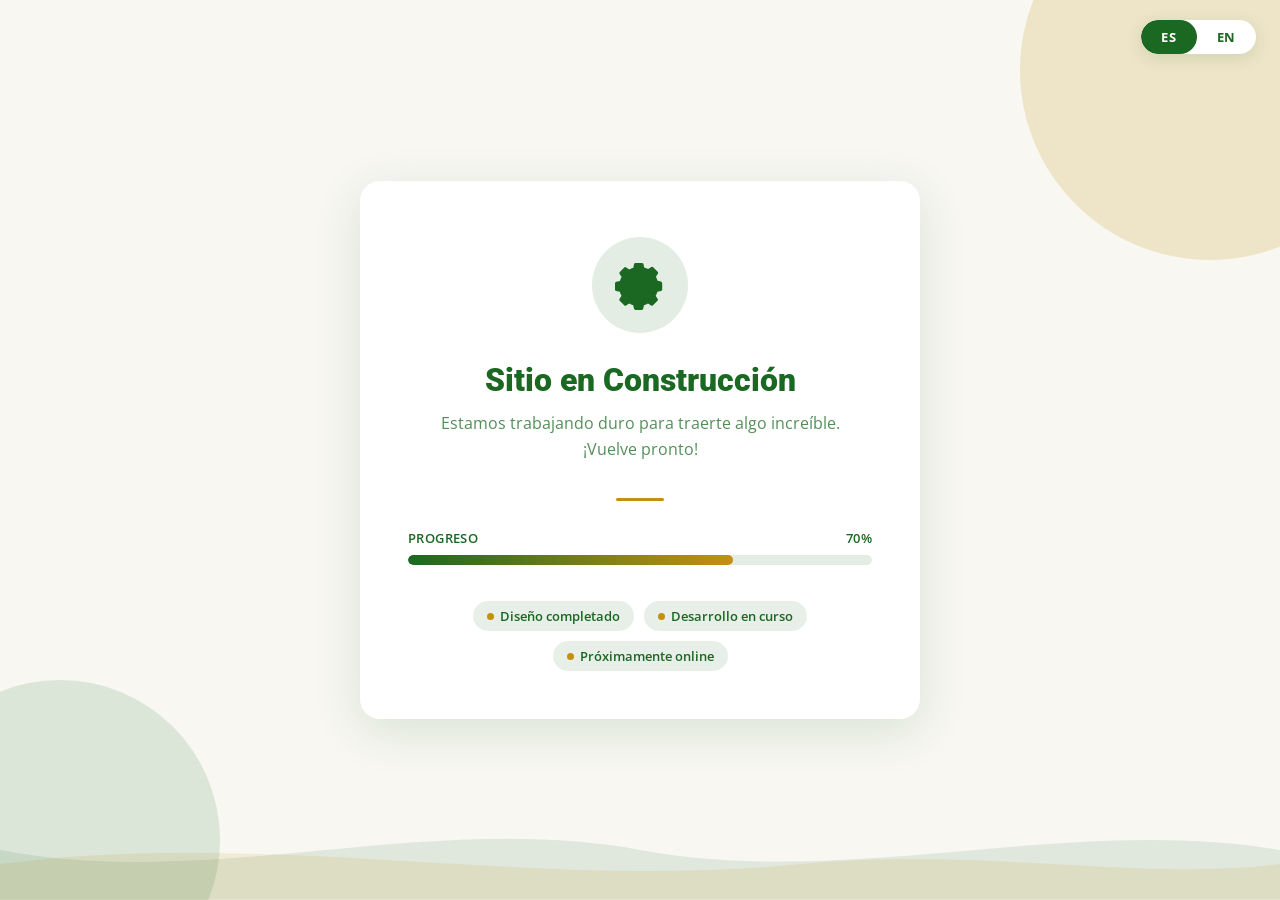
<file: docs/Default.html>
<!DOCTYPE html>
<html lang="es">
<head>
    <meta charset="utf-8" />
    <meta name="viewport" content="width=device-width, initial-scale=1.0">
    <meta name="robots" content="noindex" />
    <title>Sitio en Construcción</title>
    <link href="https://fonts.googleapis.com/css2?family=Roboto:wght@400;700;900&family=Open+Sans:wght@400;600&display=swap" rel="stylesheet">
    <style>
        *, *::before, *::after {
            box-sizing: border-box;
            margin: 0;
            padding: 0;
        }

        body {
            min-height: 100vh;
            background-color: #f8f7f2;
            font-family: 'Open Sans', Arial, sans-serif;
            display: flex;
            flex-direction: column;
            align-items: center;
            justify-content: center;
            overflow: hidden;
        }

        /* Círculos decorativos de fondo */
        body::before {
            content: '';
            position: fixed;
            top: -120px;
            right: -120px;
            width: 380px;
            height: 380px;
            border-radius: 50%;
            background: rgba(196, 144, 16, 0.18);
            pointer-events: none;
        }

        body::after {
            content: '';
            position: fixed;
            bottom: -100px;
            left: -100px;
            width: 320px;
            height: 320px;
            border-radius: 50%;
            background: rgba(27, 104, 34, 0.12);
            pointer-events: none;
        }

        .card {
            background: #fff;
            border-radius: 20px;
            padding: 56px 48px 48px;
            max-width: 560px;
            width: 90%;
            text-align: center;
            box-shadow: 0 12px 48px rgba(27, 104, 34, 0.14);
            position: relative;
            z-index: 1;
        }

        /* Ícono de engranaje animado */
        .icon-wrapper {
            display: inline-flex;
            align-items: center;
            justify-content: center;
            width: 96px;
            height: 96px;
            background: rgba(27, 104, 34, 0.12);
            border-radius: 50%;
            margin-bottom: 28px;
        }

        .icon-wrapper svg {
            width: 52px;
            height: 52px;
            animation: spin 6s linear infinite;
            transform-origin: center;
        }

        @keyframes spin {
            from { transform: rotate(0deg); }
            to   { transform: rotate(360deg); }
        }

        h1 {
            font-family: 'Roboto', Arial, sans-serif;
            font-size: 2rem;
            font-weight: 900;
            color: #1b6822;
            margin-bottom: 12px;
            line-height: 1.2;
        }

        p.subtitle {
            font-size: 1rem;
            font-weight: 400;
            color: #1b6822;
            opacity: 0.75;
            margin-bottom: 36px;
            line-height: 1.6;
        }

        /* Barra de progreso */
        .progress-label {
            display: flex;
            justify-content: space-between;
            font-size: 0.8rem;
            color: #1b6822;
            font-weight: 600;
            margin-bottom: 8px;
            letter-spacing: 0.03em;
            text-transform: uppercase;
        }

        .progress-track {
            width: 100%;
            height: 10px;
            background: rgba(27, 104, 34, 0.12);
            border-radius: 99px;
            overflow: hidden;
            margin-bottom: 36px;
        }

        .progress-bar {
            height: 100%;
            width: 0%;
            background: linear-gradient(90deg, #1b6822, #c49010);
            border-radius: 99px;
            animation: fillBar 2.4s ease-out forwards;
        }

        @keyframes fillBar {
            to { width: 70%; }
        }

        /* Divisor */
        .divider {
            width: 48px;
            height: 3px;
            background: #c49010;
            border-radius: 99px;
            margin: 0 auto 28px;
        }

        /* Chips de estado */
        .chips {
            display: flex;
            gap: 10px;
            justify-content: center;
            flex-wrap: wrap;
        }

        .chip {
            display: inline-flex;
            align-items: center;
            gap: 6px;
            padding: 6px 14px;
            border-radius: 99px;
            font-size: 0.8rem;
            font-weight: 600;
            background: rgba(27, 104, 34, 0.10);
            color: #1b6822;
        }

        .chip .dot {
            width: 7px;
            height: 7px;
            border-radius: 50%;
            background: #c49010;
            display: inline-block;
            animation: pulse 1.4s ease-in-out infinite;
        }

        @keyframes pulse {
            0%, 100% { opacity: 1; transform: scale(1); }
            50%       { opacity: 0.4; transform: scale(0.7); }
        }

        /* Olas inferiores */
        .waves {
            position: fixed;
            bottom: 0;
            left: 0;
            width: 100%;
            pointer-events: none;
            z-index: 0;
        }

        /* Language toggle */
        .lang-toggle {
            position: fixed;
            top: 20px;
            right: 24px;
            z-index: 10;
            display: flex;
            background: #fff;
            border-radius: 99px;
            box-shadow: 0 4px 16px rgba(27, 104, 34, 0.14);
            overflow: hidden;
        }

        .lang-toggle button {
            border: none;
            background: transparent;
            padding: 8px 20px;
            font-family: 'Open Sans', Arial, sans-serif;
            font-size: 0.82rem;
            font-weight: 700;
            color: #1b6822;
            cursor: pointer;
            transition: background 0.2s, color 0.2s;
            border-radius: 99px;
            letter-spacing: 0.05em;
        }

        .lang-toggle button.active {
            background: #1b6822;
            color: #fff;
        }

        /* Mostrar/ocultar por idioma con deslizamiento */
        [data-lang] {
            display: none;
        }
        body[data-curlang="es"] [data-lang="es"],
        body[data-curlang="en"] [data-lang="en"] {
            display: revert;
        }

        /* Animaciones de entrada */
        @keyframes slideInRight {
            from { opacity: 0; transform: translateX(28px); }
            to   { opacity: 1; transform: translateX(0); }
        }
        @keyframes slideInLeft {
            from { opacity: 0; transform: translateX(-28px); }
            to   { opacity: 1; transform: translateX(0); }
        }
        .slide-in-right [data-lang]:not([style*="none"]),
        body[data-curlang].slide-in-right [data-lang="es"],
        body[data-curlang].slide-in-right [data-lang="en"] {
            animation: slideInRight 0.35s cubic-bezier(0.25, 0.46, 0.45, 0.94) both;
        }
        .slide-in-left [data-lang]:not([style*="none"]),
        body[data-curlang].slide-in-left [data-lang="es"],
        body[data-curlang].slide-in-left [data-lang="en"] {
            animation: slideInLeft 0.35s cubic-bezier(0.25, 0.46, 0.45, 0.94) both;
        }

        /* El contenido de la card tiene overflow oculto para cortar el slide */
        .card {
            overflow: hidden;
        }

        @media (max-width: 480px) {
            .card { padding: 40px 28px 36px; }
            h1 { font-size: 1.5rem; }
            .lang-toggle { top: 12px; right: 12px; }
        }
    </style>
</head>
<body data-curlang="es">

    <div class="lang-toggle">
        <button id="btn-es" class="active" onclick="setLang('es')">ES</button>
        <button id="btn-en" onclick="setLang('en')">EN</button>
    </div>

    <svg class="waves" viewBox="0 0 1440 120" xmlns="http://www.w3.org/2000/svg" preserveAspectRatio="none">
        <path fill="rgba(27,104,34,0.10)" d="M0,64 C240,110 480,20 720,64 C960,108 1200,24 1440,64 L1440,120 L0,120 Z"/>
        <path fill="rgba(196,144,16,0.12)" d="M0,80 C300,40 600,110 900,80 C1100,60 1280,100 1440,80 L1440,120 L0,120 Z"/>
    </svg>

    <div class="card">
        <div class="icon-wrapper">
            <!-- Engranaje -->
            <svg viewBox="0 0 52 52" fill="none" xmlns="http://www.w3.org/2000/svg">
                <path fill="#1b6822" d="
                    M26 17a9 9 0 1 0 0 18 9 9 0 0 0 0-18z
                    M47.2 22.6l-3.6-.8a18.2 18.2 0 0 0-1.7-4l2-3.1a1.5 1.5 0 0 0-.2-1.9l-4.5-4.5a1.5 1.5 0 0 0-1.9-.2l-3.1 2a18.2 18.2 0 0 0-4-1.7l-.8-3.6A1.5 1.5 0 0 0 27.9 4h-6.4a1.5 1.5 0 0 0-1.4 1.1l-.8 3.6a18.2 18.2 0 0 0-4 1.7l-3.1-2a1.5 1.5 0 0 0-1.9.2L5.8 13.1a1.5 1.5 0 0 0-.2 1.9l2 3a18.2 18.2 0 0 0-1.7 4l-3.6.8A1.5 1.5 0 0 0 1 24.2v6.4c0 .7.5 1.3 1.2 1.4l3.6.8a18.2 18.2 0 0 0 1.7 4l-2 3.1a1.5 1.5 0 0 0 .2 1.9l4.5 4.5a1.5 1.5 0 0 0 1.9.2l3.1-2a18.2 18.2 0 0 0 4 1.7l.8 3.6c.2.7.8 1.2 1.5 1.2h6.3c.7 0 1.3-.5 1.4-1.2l.8-3.6a18.2 18.2 0 0 0 4-1.7l3.1 2a1.5 1.5 0 0 0 1.9-.2l4.5-4.5a1.5 1.5 0 0 0 .2-1.9l-2-3.1a18.2 18.2 0 0 0 1.7-4l3.6-.8c.7-.2 1.2-.8 1.2-1.5v-6.3c0-.7-.5-1.3-1.2-1.4z
                "/>
            </svg>
        </div>

        <h1>
            <span data-lang="es">Sitio en Construcción</span>
            <span data-lang="en">Under Construction</span>
        </h1>
        <p class="subtitle">
            <span data-lang="es">Estamos trabajando duro para traerte algo increíble.<br>¡Vuelve pronto!</span>
            <span data-lang="en">We're working hard to bring you something amazing.<br>Check back soon!</span>
        </p>

        <div class="divider"></div>

        <div class="progress-label">
            <span>
                <span data-lang="es">Progreso</span>
                <span data-lang="en">Progress</span>
            </span>
            <span>70%</span>
        </div>
        <div class="progress-track">
            <div class="progress-bar"></div>
        </div>

        <div class="chips">
            <span class="chip">
                <span class="dot"></span>
                <span data-lang="es">Diseño completado</span>
                <span data-lang="en">Design completed</span>
            </span>
            <span class="chip">
                <span class="dot"></span>
                <span data-lang="es">Desarrollo en curso</span>
                <span data-lang="en">Development in progress</span>
            </span>
            <span class="chip">
                <span class="dot"></span>
                <span data-lang="es">Próximamente online</span>
                <span data-lang="en">Coming online soon</span>
            </span>
        </div>
    </div>

    <script>
        function setLang(lang) {
            const body = document.body;
            const current = body.getAttribute('data-curlang');
            if (current === lang) return;

            // Determinar dirección: es→en = desliza a la izquierda, en→es = desliza a la derecha
            const goRight = lang === 'es';
            const animClass = goRight ? 'slide-in-right' : 'slide-in-left';

            body.classList.remove('slide-in-right', 'slide-in-left');
            // Forzar reflow para reiniciar animación
            void body.offsetWidth;

            body.setAttribute('data-curlang', lang);
            body.classList.add(animClass);

            body.addEventListener('animationend', () => {
                body.classList.remove('slide-in-right', 'slide-in-left');
            }, { once: true });

            document.getElementById('btn-es').classList.toggle('active', lang === 'es');
            document.getElementById('btn-en').classList.toggle('active', lang === 'en');
        }
    </script>

</body>
</html>
</file>
